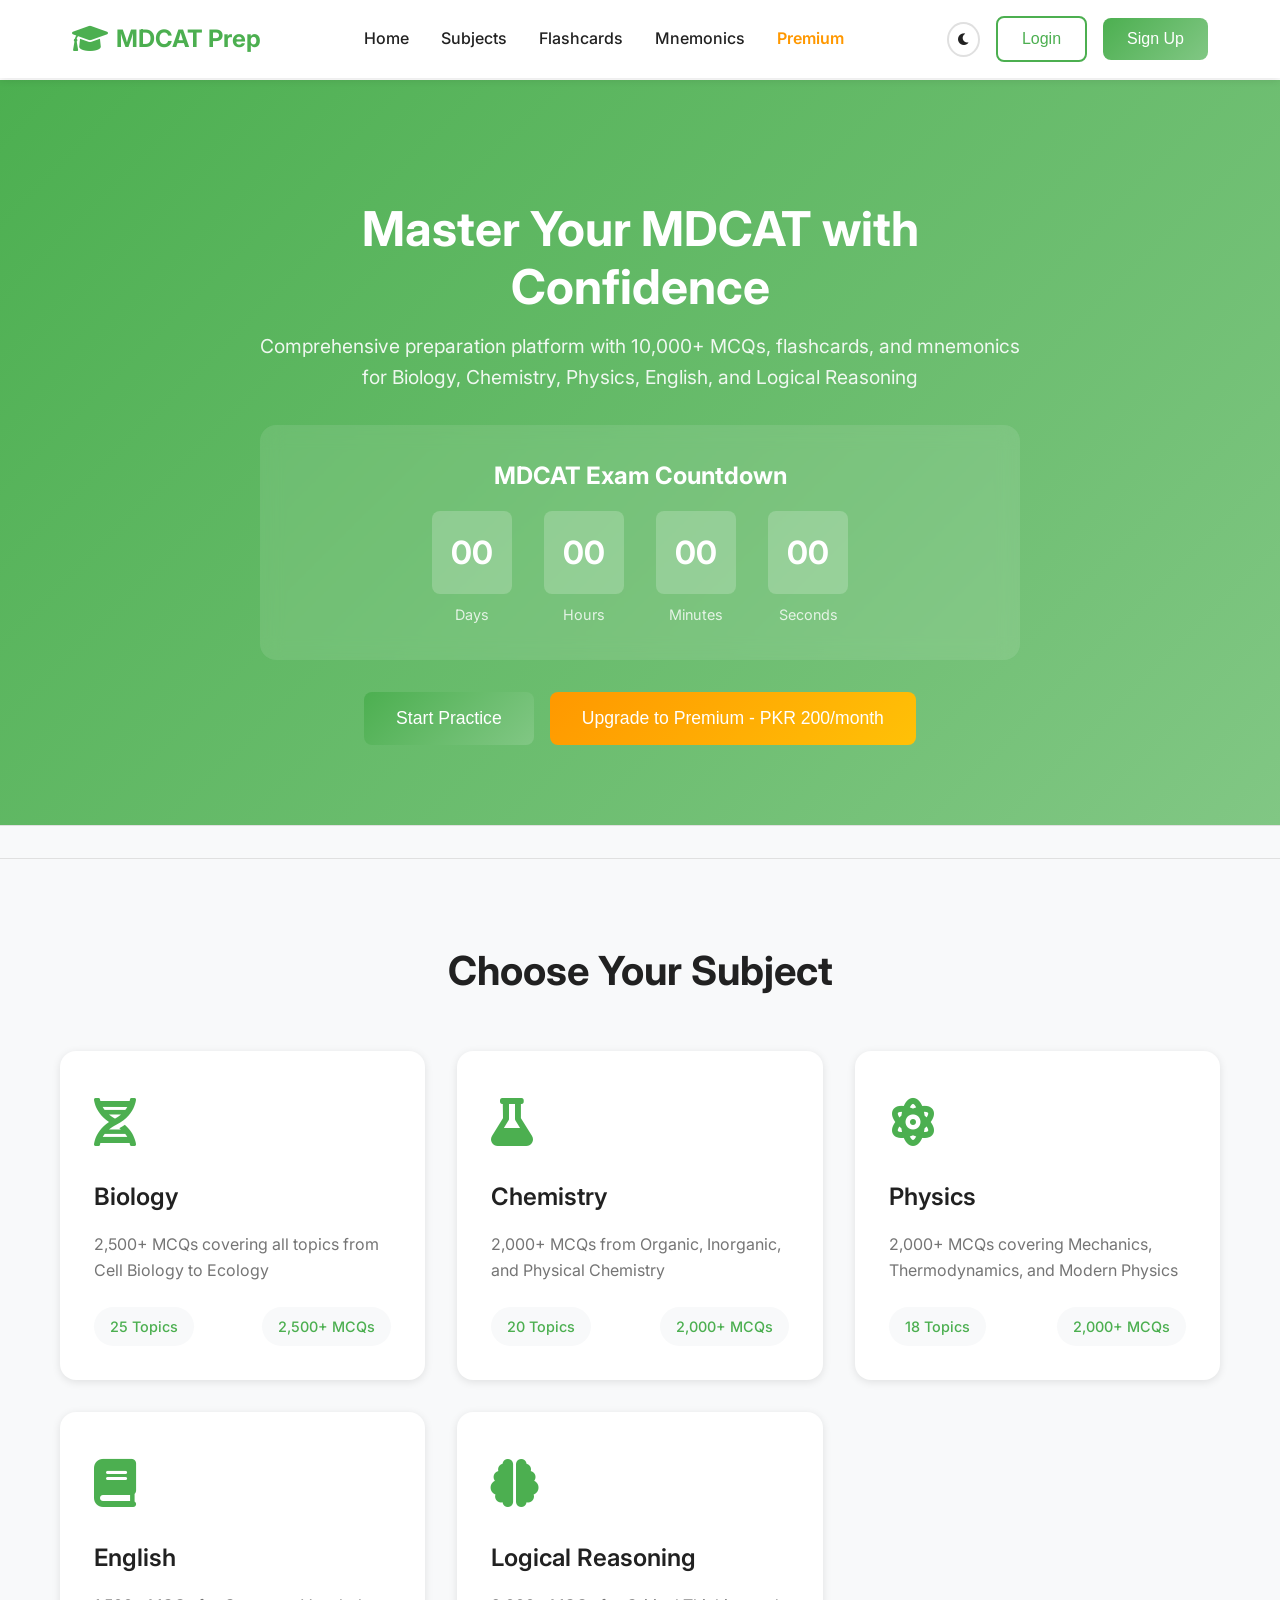
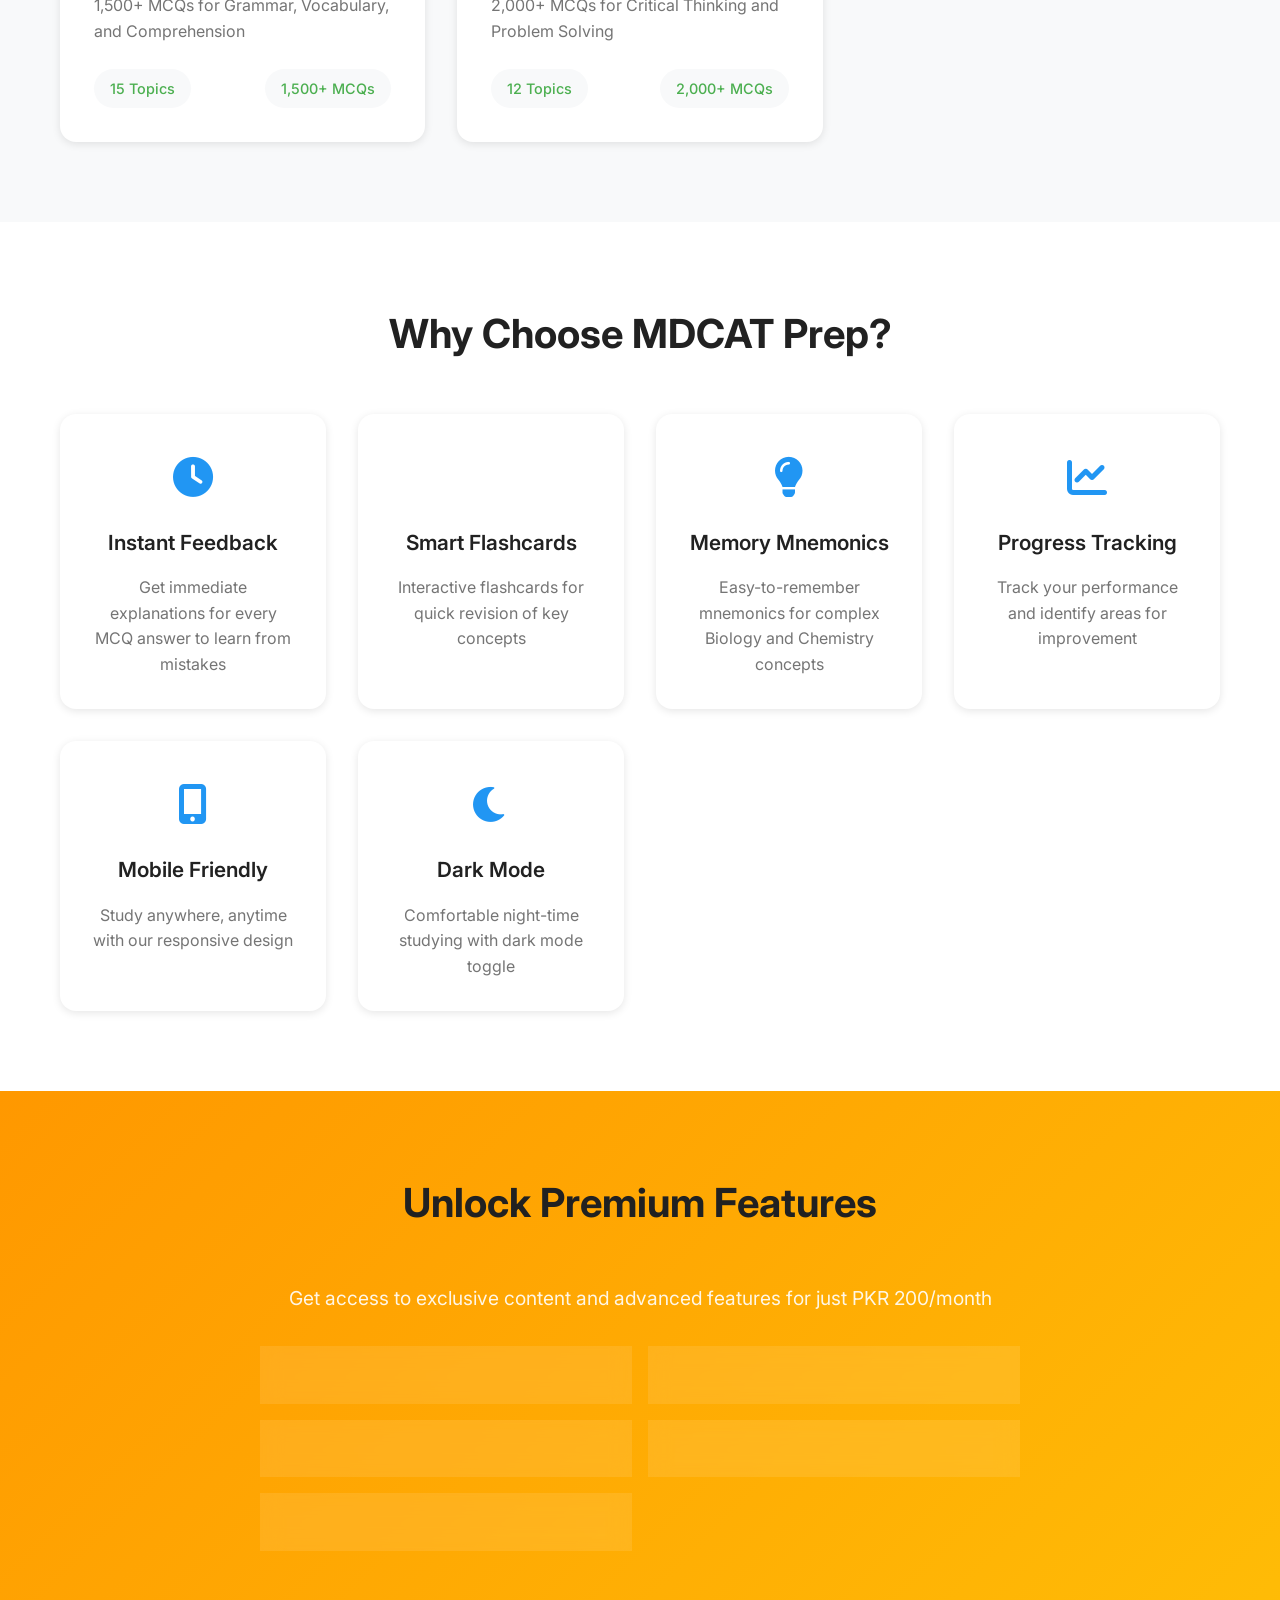
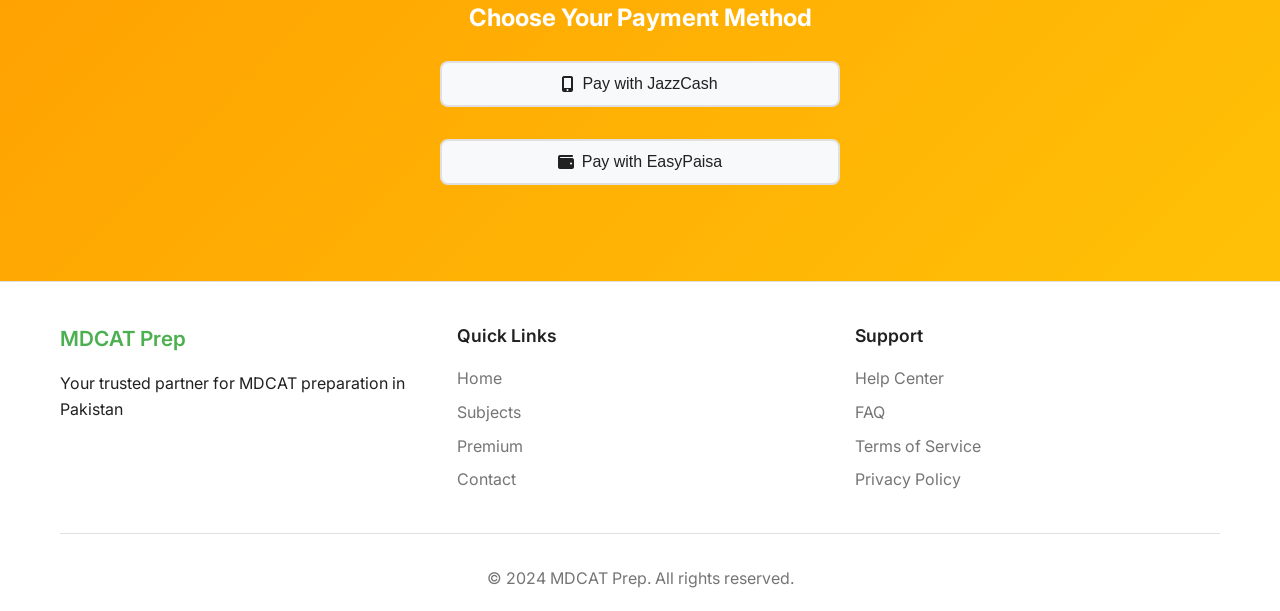
<file: index.html>
<!DOCTYPE html>
<html lang="en">
<head>
    <meta charset="UTF-8">
    <meta name="viewport" content="width=device-width, initial-scale=1.0">
    <title>MDCAT Prep - Your Gateway to Medical Excellence</title>
    <link rel="stylesheet" href="styles.css">
    <link href="https://fonts.googleapis.com/css2?family=Inter:wght@300;400;500;600;700&display=swap" rel="stylesheet">
    <link rel="stylesheet" href="https://cdnjs.cloudflare.com/ajax/libs/font-awesome/6.0.0/css/all.min.css">
    <script async src="https://pagead2.googlesyndication.com/pagead/js/adsbygoogle.js?client=ca-pub-YOUR_PUBLISHER_ID" crossorigin="anonymous"></script>
</head>
<body>
    <!-- Navigation -->
    <nav class="navbar">
        <div class="nav-container">
            <div class="nav-logo">
                <i class="fas fa-graduation-cap"></i>
                <span>MDCAT Prep</span>
            </div>
            <div class="nav-menu">
                <a href="#home" class="nav-link">Home</a>
                <a href="#subjects" class="nav-link">Subjects</a>
                <a href="#flashcards" class="nav-link">Flashcards</a>
                <a href="#mnemonics" class="nav-link">Mnemonics</a>
                <a href="#premium" class="nav-link premium-link">Premium</a>
            </div>
            <div class="nav-actions">
                <button class="theme-toggle" id="themeToggle">
                    <i class="fas fa-moon"></i>
                </button>
                <button class="btn btn-outline" id="loginBtn">Login</button>
                <button class="btn btn-primary" id="signupBtn">Sign Up</button>
            </div>
            <div class="hamburger" id="hamburger">
                <span></span>
                <span></span>
                <span></span>
            </div>
        </div>
    </nav>

    <!-- Hero Section -->
    <section class="hero" id="home">
        <div class="hero-content">
            <h1 class="hero-title">Master Your MDCAT with Confidence</h1>
            <p class="hero-subtitle">Comprehensive preparation platform with 10,000+ MCQs, flashcards, and mnemonics for Biology, Chemistry, Physics, English, and Logical Reasoning</p>
            
            <!-- MDCAT Countdown Timer -->
            <div class="countdown-container">
                <h3>MDCAT Exam Countdown</h3>
                <div class="countdown-timer" id="countdownTimer">
                    <div class="time-unit">
                        <span class="time-value" id="days">00</span>
                        <span class="time-label">Days</span>
                    </div>
                    <div class="time-unit">
                        <span class="time-value" id="hours">00</span>
                        <span class="time-label">Hours</span>
                    </div>
                    <div class="time-unit">
                        <span class="time-value" id="minutes">00</span>
                        <span class="time-label">Minutes</span>
                    </div>
                    <div class="time-unit">
                        <span class="time-value" id="seconds">00</span>
                        <span class="time-label">Seconds</span>
                    </div>
                </div>
            </div>

            <div class="hero-actions">
                <button class="btn btn-primary btn-large" id="startPracticeBtn">Start Practice</button>
                <button class="btn btn-premium btn-large" id="upgradeBtn">Upgrade to Premium - PKR 200/month</button>
            </div>
        </div>
    </section>

    <!-- AdSense Banner for Free Users -->
    <div class="ad-banner" id="adBanner">
        <ins class="adsbygoogle"
             style="display:block"
             data-ad-client="ca-pub-YOUR_PUBLISHER_ID"
             data-ad-slot="YOUR_AD_SLOT_ID"
             data-ad-format="auto"
             data-full-width-responsive="true"></ins>
    </div>

    <!-- Subject Tiles -->
    <section class="subjects-section" id="subjects">
        <div class="container">
            <h2 class="section-title">Choose Your Subject</h2>
            <div class="subjects-grid">
                <div class="subject-card" data-subject="biology">
                    <div class="subject-icon">
                        <i class="fas fa-dna"></i>
                    </div>
                    <h3>Biology</h3>
                    <p>2,500+ MCQs covering all topics from Cell Biology to Ecology</p>
                    <div class="subject-stats">
                        <span class="stat">25 Topics</span>
                        <span class="stat">2,500+ MCQs</span>
                    </div>
                </div>

                <div class="subject-card" data-subject="chemistry">
                    <div class="subject-icon">
                        <i class="fas fa-flask"></i>
                    </div>
                    <h3>Chemistry</h3>
                    <p>2,000+ MCQs from Organic, Inorganic, and Physical Chemistry</p>
                    <div class="subject-stats">
                        <span class="stat">20 Topics</span>
                        <span class="stat">2,000+ MCQs</span>
                    </div>
                </div>

                <div class="subject-card" data-subject="physics">
                    <div class="subject-icon">
                        <i class="fas fa-atom"></i>
                    </div>
                    <h3>Physics</h3>
                    <p>2,000+ MCQs covering Mechanics, Thermodynamics, and Modern Physics</p>
                    <div class="subject-stats">
                        <span class="stat">18 Topics</span>
                        <span class="stat">2,000+ MCQs</span>
                    </div>
                </div>

                <div class="subject-card" data-subject="english">
                    <div class="subject-icon">
                        <i class="fas fa-book"></i>
                    </div>
                    <h3>English</h3>
                    <p>1,500+ MCQs for Grammar, Vocabulary, and Comprehension</p>
                    <div class="subject-stats">
                        <span class="stat">15 Topics</span>
                        <span class="stat">1,500+ MCQs</span>
                    </div>
                </div>

                <div class="subject-card" data-subject="logical">
                    <div class="subject-icon">
                        <i class="fas fa-brain"></i>
                    </div>
                    <h3>Logical Reasoning</h3>
                    <p>2,000+ MCQs for Critical Thinking and Problem Solving</p>
                    <div class="subject-stats">
                        <span class="stat">12 Topics</span>
                        <span class="stat">2,000+ MCQs</span>
                    </div>
                </div>
            </div>
        </div>
    </section>

    <!-- Features Section -->
    <section class="features-section">
        <div class="container">
            <h2 class="section-title">Why Choose MDCAT Prep?</h2>
            <div class="features-grid">
                <div class="feature-card">
                    <div class="feature-icon">
                        <i class="fas fa-clock"></i>
                    </div>
                    <h3>Instant Feedback</h3>
                    <p>Get immediate explanations for every MCQ answer to learn from mistakes</p>
                </div>

                <div class="feature-card">
                    <div class="feature-icon">
                        <i class="fas fa-cards-blank"></i>
                    </div>
                    <h3>Smart Flashcards</h3>
                    <p>Interactive flashcards for quick revision of key concepts</p>
                </div>

                <div class="feature-card">
                    <div class="feature-icon">
                        <i class="fas fa-lightbulb"></i>
                    </div>
                    <h3>Memory Mnemonics</h3>
                    <p>Easy-to-remember mnemonics for complex Biology and Chemistry concepts</p>
                </div>

                <div class="feature-card">
                    <div class="feature-icon">
                        <i class="fas fa-chart-line"></i>
                    </div>
                    <h3>Progress Tracking</h3>
                    <p>Track your performance and identify areas for improvement</p>
                </div>

                <div class="feature-card">
                    <div class="feature-icon">
                        <i class="fas fa-mobile-alt"></i>
                    </div>
                    <h3>Mobile Friendly</h3>
                    <p>Study anywhere, anytime with our responsive design</p>
                </div>

                <div class="feature-card">
                    <div class="feature-icon">
                        <i class="fas fa-moon"></i>
                    </div>
                    <h3>Dark Mode</h3>
                    <p>Comfortable night-time studying with dark mode toggle</p>
                </div>
            </div>
        </div>
    </section>

    <!-- Premium Section -->
    <section class="premium-section" id="premium">
        <div class="container">
            <div class="premium-content">
                <h2 class="section-title">Unlock Premium Features</h2>
                <p class="premium-subtitle">Get access to exclusive content and advanced features for just PKR 200/month</p>
                
                <div class="premium-features">
                    <div class="premium-feature">
                        <i class="fas fa-star"></i>
                        <span>5,000+ Exclusive Premium MCQs</span>
                    </div>
                    <div class="premium-feature">
                        <i class="fas fa-star"></i>
                        <span>Advanced Flashcards with Images</span>
                    </div>
                    <div class="premium-feature">
                        <i class="fas fa-star"></i>
                        <span>Detailed Performance Analytics</span>
                    </div>
                    <div class="premium-feature">
                        <i class="fas fa-star"></i>
                        <span>Ad-Free Experience</span>
                    </div>
                    <div class="premium-feature">
                        <i class="fas fa-star"></i>
                        <span>Priority Support</span>
                    </div>
                </div>

                <div class="payment-options">
                    <h3>Choose Your Payment Method</h3>
                    <div class="payment-buttons">
                        <button class="btn btn-payment" id="jazzcashBtn">
                            <i class="fas fa-mobile-alt"></i>
                            Pay with JazzCash
                        </button>
                        <button class="btn btn-payment" id="easypaisaBtn">
                            <i class="fas fa-wallet"></i>
                            Pay with EasyPaisa
                        </button>
                    </div>
                </div>
            </div>
        </div>
    </section>

    <!-- Footer -->
    <footer class="footer">
        <div class="container">
            <div class="footer-content">
                <div class="footer-section">
                    <h3>MDCAT Prep</h3>
                    <p>Your trusted partner for MDCAT preparation in Pakistan</p>
                </div>
                <div class="footer-section">
                    <h4>Quick Links</h4>
                    <ul>
                        <li><a href="#home">Home</a></li>
                        <li><a href="#subjects">Subjects</a></li>
                        <li><a href="#premium">Premium</a></li>
                        <li><a href="#contact">Contact</a></li>
                    </ul>
                </div>
                <div class="footer-section">
                    <h4>Support</h4>
                    <ul>
                        <li><a href="#help">Help Center</a></li>
                        <li><a href="#faq">FAQ</a></li>
                        <li><a href="#terms">Terms of Service</a></li>
                        <li><a href="#privacy">Privacy Policy</a></li>
                    </ul>
                </div>
            </div>
            <div class="footer-bottom">
                <p>&copy; 2024 MDCAT Prep. All rights reserved.</p>
            </div>
        </div>
    </footer>

    <!-- Modals -->
    <div class="modal" id="loginModal">
        <div class="modal-content">
            <span class="close" id="closeLogin">&times;</span>
            <h2>Login</h2>
            <form id="loginForm">
                <input type="email" placeholder="Email" required>
                <input type="password" placeholder="Password" required>
                <button type="submit" class="btn btn-primary">Login</button>
            </form>
        </div>
    </div>

    <div class="modal" id="signupModal">
        <div class="modal-content">
            <span class="close" id="closeSignup">&times;</span>
            <h2>Sign Up</h2>
            <form id="signupForm">
                <input type="text" placeholder="Full Name" required>
                <input type="email" placeholder="Email" required>
                <input type="password" placeholder="Password" required>
                <button type="submit" class="btn btn-primary">Sign Up</button>
            </form>
        </div>
    </div>

    <script src="script.js"></script>
</body>
</html>
</file>
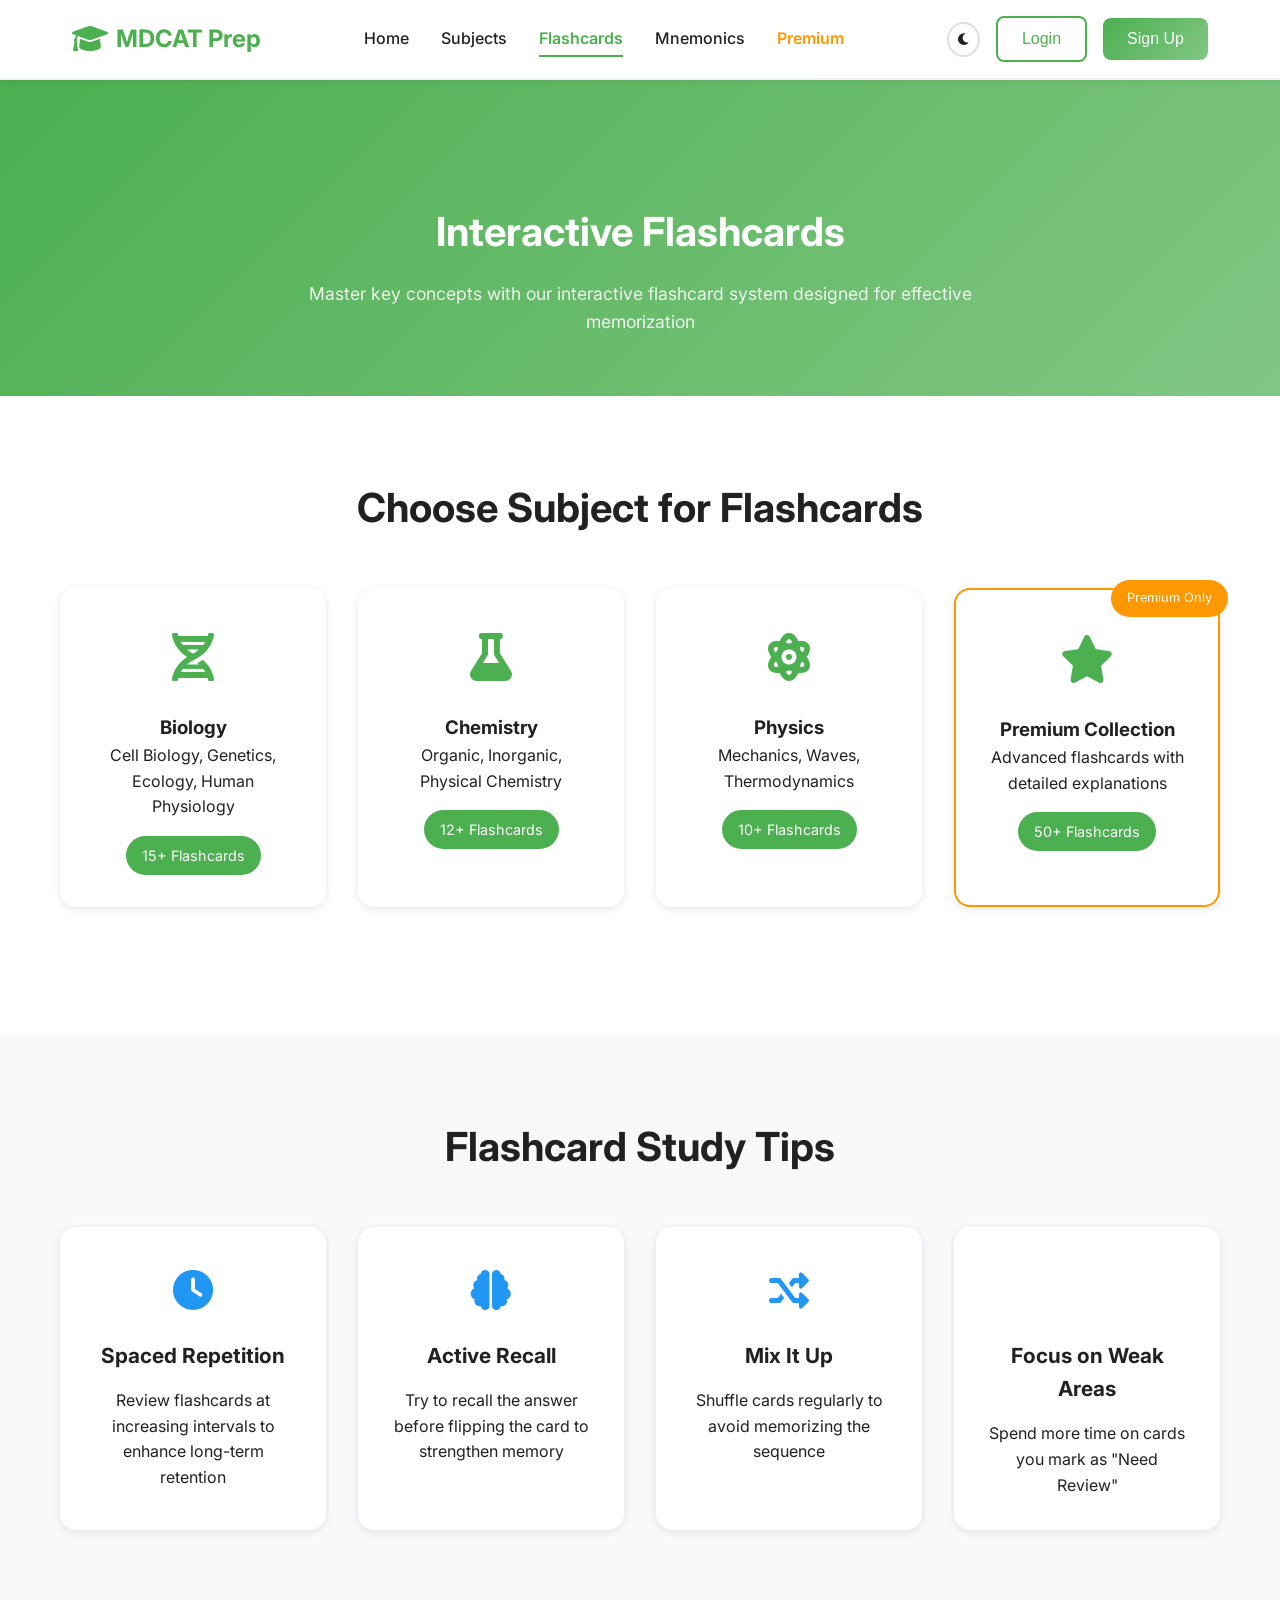
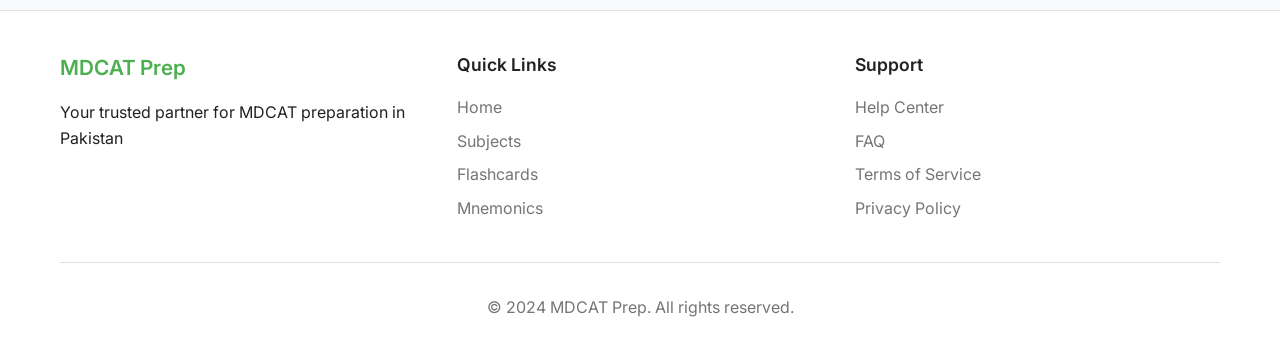
<file: flashcards.html>
<!DOCTYPE html>
<html lang="en">
<head>
    <meta charset="UTF-8">
    <meta name="viewport" content="width=device-width, initial-scale=1.0">
    <title>Flashcards - MDCAT Prep</title>
    <link rel="stylesheet" href="styles.css">
    <link href="https://fonts.googleapis.com/css2?family=Inter:wght@300;400;500;600;700&display=swap" rel="stylesheet">
    <link rel="stylesheet" href="https://cdnjs.cloudflare.com/ajax/libs/font-awesome/6.0.0/css/all.min.css">
</head>
<body>
    <!-- Navigation -->
    <nav class="navbar">
        <div class="nav-container">
            <div class="nav-logo">
                <i class="fas fa-graduation-cap"></i>
                <span>MDCAT Prep</span>
            </div>
            <div class="nav-menu">
                <a href="index.html" class="nav-link">Home</a>
                <a href="index.html#subjects" class="nav-link">Subjects</a>
                <a href="flashcards.html" class="nav-link active">Flashcards</a>
                <a href="mnemonics.html" class="nav-link">Mnemonics</a>
                <a href="index.html#premium" class="nav-link premium-link">Premium</a>
            </div>
            <div class="nav-actions">
                <button class="theme-toggle" id="themeToggle">
                    <i class="fas fa-moon"></i>
                </button>
                <button class="btn btn-outline" id="loginBtn">Login</button>
                <button class="btn btn-primary" id="signupBtn">Sign Up</button>
            </div>
        </div>
    </nav>

    <!-- Hero Section -->
    <section class="hero-small">
        <div class="hero-content">
            <h1>Interactive Flashcards</h1>
            <p>Master key concepts with our interactive flashcard system designed for effective memorization</p>
        </div>
    </section>

    <!-- Flashcards Section -->
    <section class="flashcards-section">
        <div class="container">
            <h2 class="section-title">Choose Subject for Flashcards</h2>
            
            <div class="flashcard-subjects">
                <div class="flashcard-subject-card" onclick="loadFlashcards('biology')">
                    <div class="subject-icon">
                        <i class="fas fa-dna"></i>
                    </div>
                    <h3>Biology</h3>
                    <p>Cell Biology, Genetics, Ecology, Human Physiology</p>
                    <div class="flashcard-count">15+ Flashcards</div>
                </div>

                <div class="flashcard-subject-card" onclick="loadFlashcards('chemistry')">
                    <div class="subject-icon">
                        <i class="fas fa-flask"></i>
                    </div>
                    <h3>Chemistry</h3>
                    <p>Organic, Inorganic, Physical Chemistry</p>
                    <div class="flashcard-count">12+ Flashcards</div>
                </div>

                <div class="flashcard-subject-card" onclick="loadFlashcards('physics')">
                    <div class="subject-icon">
                        <i class="fas fa-atom"></i>
                    </div>
                    <h3>Physics</h3>
                    <p>Mechanics, Waves, Thermodynamics</p>
                    <div class="flashcard-count">10+ Flashcards</div>
                </div>

                <div class="flashcard-subject-card premium-card" onclick="showPremiumRequired()">
                    <div class="subject-icon">
                        <i class="fas fa-star"></i>
                    </div>
                    <h3>Premium Collection</h3>
                    <p>Advanced flashcards with detailed explanations</p>
                    <div class="flashcard-count">50+ Flashcards</div>
                    <div class="premium-badge">Premium Only</div>
                </div>
            </div>

            <!-- Flashcard Display Area -->
            <div class="flashcard-display" id="flashcardDisplay" style="display: none;">
                <div class="flashcard-header">
                    <h3 id="flashcardSubject">Biology Flashcards</h3>
                    <div class="flashcard-controls">
                        <button class="btn btn-outline" onclick="toggleAutoPlay()">
                            <i class="fas fa-play" id="autoPlayIcon"></i>
                            Auto Play
                        </button>
                        <button class="btn btn-outline" onclick="shuffleCards()">
                            <i class="fas fa-shuffle"></i>
                            Shuffle
                        </button>
                        <button class="btn btn-outline" onclick="resetCards()">
                            <i class="fas fa-redo"></i>
                            Reset
                        </button>
                    </div>
                </div>

                <div class="flashcard-container">
                    <div class="flashcard-counter" id="flashcardCounter">1 / 10</div>
                    
                    <div class="flashcard-main" id="flashcardMain" onclick="flipCard()">
                        <div class="flashcard-inner">
                            <div class="flashcard-front">
                                <h3 id="flashcardFront">Click to start</h3>
                                <p class="flip-hint">Click to reveal answer</p>
                            </div>
                            <div class="flashcard-back">
                                <h3 id="flashcardBack">Answer will appear here</h3>
                                <p class="flip-hint">Click to see question</p>
                            </div>
                        </div>
                    </div>

                    <div class="flashcard-actions">
                        <button class="btn btn-outline" onclick="previousCard()" id="prevBtn">
                            <i class="fas fa-chevron-left"></i>
                            Previous
                        </button>
                        <button class="btn btn-primary" onclick="markKnown()" id="knownBtn">
                            <i class="fas fa-check"></i>
                            I Know This
                        </button>
                        <button class="btn btn-secondary" onclick="markUnknown()" id="unknownBtn">
                            <i class="fas fa-times"></i>
                            Need Review
                        </button>
                        <button class="btn btn-outline" onclick="nextCard()" id="nextBtn">
                            Next
                            <i class="fas fa-chevron-right"></i>
                        </button>
                    </div>
                </div>

                <div class="flashcard-progress">
                    <div class="progress-stats">
                        <div class="stat-item">
                            <span class="stat-number" id="knownCount">0</span>
                            <span class="stat-label">Known</span>
                        </div>
                        <div class="stat-item">
                            <span class="stat-number" id="unknownCount">0</span>
                            <span class="stat-label">Need Review</span>
                        </div>
                        <div class="stat-item">
                            <span class="stat-number" id="remainingCount">0</span>
                            <span class="stat-label">Remaining</span>
                        </div>
                    </div>
                    <div class="progress-bar">
                        <div class="progress-fill" id="progressFill"></div>
                    </div>
                </div>
            </div>
        </div>
    </section>

    <!-- Study Tips Section -->
    <section class="study-tips-section">
        <div class="container">
            <h2 class="section-title">Flashcard Study Tips</h2>
            <div class="tips-grid">
                <div class="tip-card">
                    <div class="tip-icon">
                        <i class="fas fa-clock"></i>
                    </div>
                    <h3>Spaced Repetition</h3>
                    <p>Review flashcards at increasing intervals to enhance long-term retention</p>
                </div>
                <div class="tip-card">
                    <div class="tip-icon">
                        <i class="fas fa-brain"></i>
                    </div>
                    <h3>Active Recall</h3>
                    <p>Try to recall the answer before flipping the card to strengthen memory</p>
                </div>
                <div class="tip-card">
                    <div class="tip-icon">
                        <i class="fas fa-shuffle"></i>
                    </div>
                    <h3>Mix It Up</h3>
                    <p>Shuffle cards regularly to avoid memorizing the sequence</p>
                </div>
                <div class="tip-card">
                    <div class="tip-icon">
                        <i class="fas fa-target"></i>
                    </div>
                    <h3>Focus on Weak Areas</h3>
                    <p>Spend more time on cards you mark as "Need Review"</p>
                </div>
            </div>
        </div>
    </section>

    <!-- Footer -->
    <footer class="footer">
        <div class="container">
            <div class="footer-content">
                <div class="footer-section">
                    <h3>MDCAT Prep</h3>
                    <p>Your trusted partner for MDCAT preparation in Pakistan</p>
                </div>
                <div class="footer-section">
                    <h4>Quick Links</h4>
                    <ul>
                        <li><a href="index.html">Home</a></li>
                        <li><a href="index.html#subjects">Subjects</a></li>
                        <li><a href="flashcards.html">Flashcards</a></li>
                        <li><a href="mnemonics.html">Mnemonics</a></li>
                    </ul>
                </div>
                <div class="footer-section">
                    <h4>Support</h4>
                    <ul>
                        <li><a href="#help">Help Center</a></li>
                        <li><a href="#faq">FAQ</a></li>
                        <li><a href="#terms">Terms of Service</a></li>
                        <li><a href="#privacy">Privacy Policy</a></li>
                    </ul>
                </div>
            </div>
            <div class="footer-bottom">
                <p>&copy; 2024 MDCAT Prep. All rights reserved.</p>
            </div>
        </div>
    </footer>

    <script src="script.js"></script>
    <script src="flashcards.js"></script>
</body>
</html>
</file>
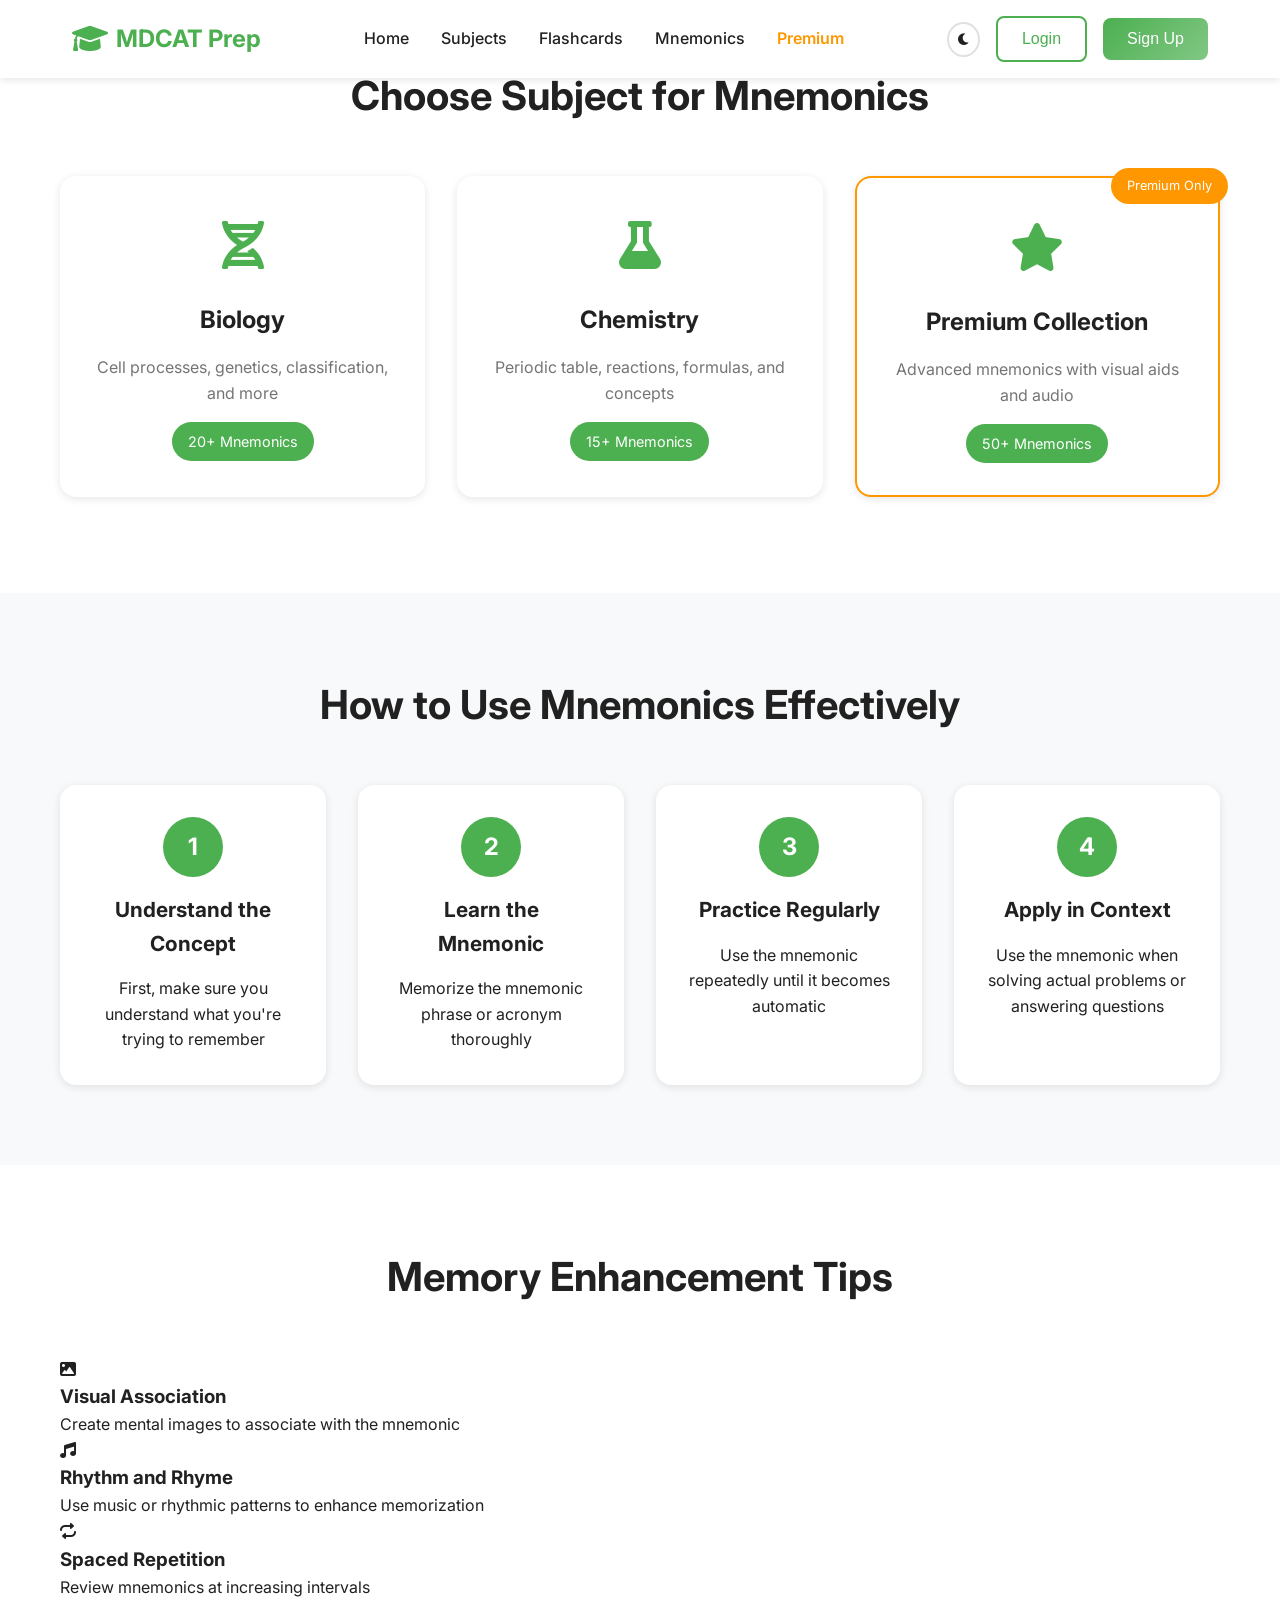
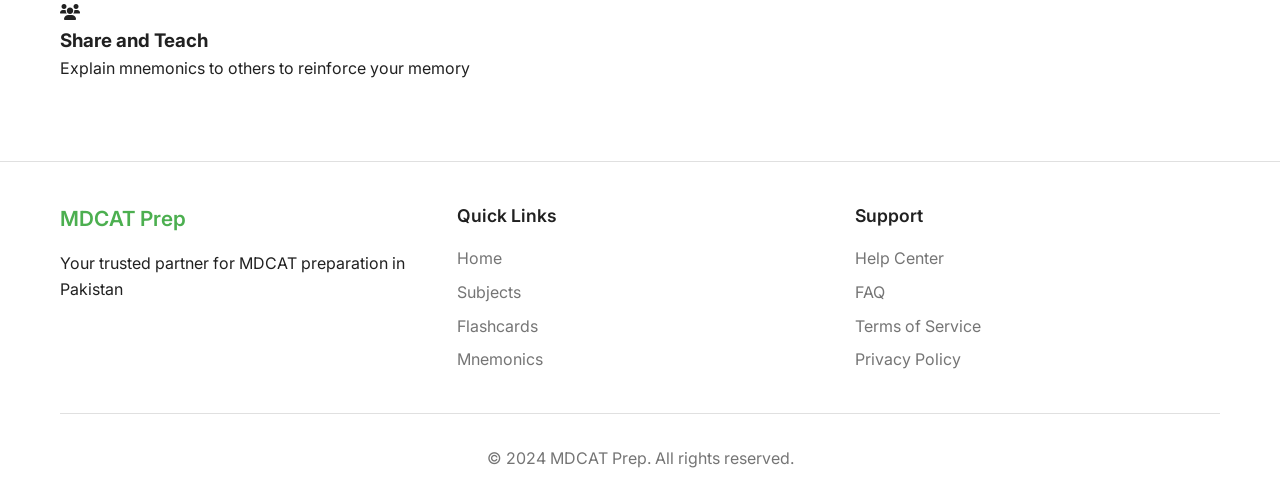
<file: mnemonics.html>
<!DOCTYPE html>
<html lang="en">
<head>
    <meta charset="UTF-8">
    <meta name="viewport" content="width=device-width, initial-scale=1.0">
    <title>Mnemonics - MDCAT Prep</title>
    <link rel="stylesheet" href="styles.css">
    <link href="https://fonts.googleapis.com/css2?family=Inter:wght@300;400;500;600;700&display=swap" rel="stylesheet">
    <link rel="stylesheet" href="https://cdnjs.cloudflare.com/ajax/libs/font-awesome/6.0.0/css/all.min.css">
</head>
<body>
    <!-- Navigation -->
    <nav class="navbar">
        <div class="nav-container">
            <div class="nav-logo">
                <i class="fas fa-graduation-cap"></i>
                <span>MDCAT Prep</span>
            </div>
            <div class="nav-menu">
                <a href="index.html" class="nav-link">Home</a>
                <a href="index.html#subjects" class="nav-link">Subjects</a>
                <a href="flashcards.html" class="nav-link">Flashcards</a>
                <a href="mnemonics.html" class="nav-link active">Mnemonics</a>
                <a href="index.html#premium" class="nav-link premium-link">Premium</a>
            </div>
            <div class="nav-actions">
                <button class="theme-toggle" id="themeToggle">
                    <i class="fas fa-moon"></i>
                </button>
                <button class="btn btn-outline" id="loginBtn">Login</button>
                <button class="btn btn-primary" id="signupBtn">Sign Up</button>
            </div>
        </div>
    </nav>

    <!-- Hero Section -->
    <section class="hero-small">
        <div class="hero-content">
            <h1>Memory Mnemonics</h1>
            <p>Master complex concepts with easy-to-remember mnemonics designed for MDCAT success</p>
        </div>
    </section>

    <!-- Mnemonics Categories -->
    <section class="mnemonics-section">
        <div class="container">
            <h2 class="section-title">Choose Subject for Mnemonics</h2>
            
            <div class="mnemonic-categories">
                <div class="category-card" onclick="loadMnemonics('biology')">
                    <div class="category-icon">
                        <i class="fas fa-dna"></i>
                    </div>
                    <h3>Biology</h3>
                    <p>Cell processes, genetics, classification, and more</p>
                    <div class="mnemonic-count">20+ Mnemonics</div>
                </div>

                <div class="category-card" onclick="loadMnemonics('chemistry')">
                    <div class="category-icon">
                        <i class="fas fa-flask"></i>
                    </div>
                    <h3>Chemistry</h3>
                    <p>Periodic table, reactions, formulas, and concepts</p>
                    <div class="mnemonic-count">15+ Mnemonics</div>
                </div>

                <div class="category-card premium-card" onclick="showPremiumRequired()">
                    <div class="category-icon">
                        <i class="fas fa-star"></i>
                    </div>
                    <h3>Premium Collection</h3>
                    <p>Advanced mnemonics with visual aids and audio</p>
                    <div class="mnemonic-count">50+ Mnemonics</div>
                    <div class="premium-badge">Premium Only</div>
                </div>
            </div>

            <!-- Search and Filter -->
            <div class="mnemonic-controls">
                <div class="search-container">
                    <input type="text" id="mnemonicSearch" placeholder="Search mnemonics..." class="search-input">
                    <i class="fas fa-search search-icon"></i>
                </div>
                <div class="filter-container">
                    <select id="difficultyFilter" class="filter-select">
                        <option value="all">All Difficulty</option>
                        <option value="easy">Easy</option>
                        <option value="medium">Medium</option>
                        <option value="hard">Hard</option>
                    </select>
                </div>
            </div>

            <!-- Mnemonics Display -->
            <div class="mnemonics-display" id="mnemonicsDisplay">
                <!-- Mnemonics will be loaded here -->
            </div>
        </div>
    </section>

    <!-- How to Use Section -->
    <section class="how-to-use-section">
        <div class="container">
            <h2 class="section-title">How to Use Mnemonics Effectively</h2>
            <div class="steps-grid">
                <div class="step-card">
                    <div class="step-number">1</div>
                    <h3>Understand the Concept</h3>
                    <p>First, make sure you understand what you're trying to remember</p>
                </div>
                <div class="step-card">
                    <div class="step-number">2</div>
                    <h3>Learn the Mnemonic</h3>
                    <p>Memorize the mnemonic phrase or acronym thoroughly</p>
                </div>
                <div class="step-card">
                    <div class="step-number">3</div>
                    <h3>Practice Regularly</h3>
                    <p>Use the mnemonic repeatedly until it becomes automatic</p>
                </div>
                <div class="step-card">
                    <div class="step-number">4</div>
                    <h3>Apply in Context</h3>
                    <p>Use the mnemonic when solving actual problems or answering questions</p>
                </div>
            </div>
        </div>
    </section>

    <!-- Memory Tips Section -->
    <section class="memory-tips-section">
        <div class="container">
            <h2 class="section-title">Memory Enhancement Tips</h2>
            <div class="tips-grid">
                <div class="tip-card">
                    <div class="tip-icon">
                        <i class="fas fa-image"></i>
                    </div>
                    <h3>Visual Association</h3>
                    <p>Create mental images to associate with the mnemonic</p>
                </div>
                <div class="tip-card">
                    <div class="tip-icon">
                        <i class="fas fa-music"></i>
                    </div>
                    <h3>Rhythm and Rhyme</h3>
                    <p>Use music or rhythmic patterns to enhance memorization</p>
                </div>
                <div class="tip-card">
                    <div class="tip-icon">
                        <i class="fas fa-repeat"></i>
                    </div>
                    <h3>Spaced Repetition</h3>
                    <p>Review mnemonics at increasing intervals</p>
                </div>
                <div class="tip-card">
                    <div class="tip-icon">
                        <i class="fas fa-users"></i>
                    </div>
                    <h3>Share and Teach</h3>
                    <p>Explain mnemonics to others to reinforce your memory</p>
                </div>
            </div>
        </div>
    </section>

    <!-- Footer -->
    <footer class="footer">
        <div class="container">
            <div class="footer-content">
                <div class="footer-section">
                    <h3>MDCAT Prep</h3>
                    <p>Your trusted partner for MDCAT preparation in Pakistan</p>
                </div>
                <div class="footer-section">
                    <h4>Quick Links</h4>
                    <ul>
                        <li><a href="index.html">Home</a></li>
                        <li><a href="index.html#subjects">Subjects</a></li>
                        <li><a href="flashcards.html">Flashcards</a></li>
                        <li><a href="mnemonics.html">Mnemonics</a></li>
                    </ul>
                </div>
                <div class="footer-section">
                    <h4>Support</h4>
                    <ul>
                        <li><a href="#help">Help Center</a></li>
                        <li><a href="#faq">FAQ</a></li>
                        <li><a href="#terms">Terms of Service</a></li>
                        <li><a href="#privacy">Privacy Policy</a></li>
                    </ul>
                </div>
            </div>
            <div class="footer-bottom">
                <p>&copy; 2024 MDCAT Prep. All rights reserved.</p>
            </div>
        </div>
    </footer>

    <script src="script.js"></script>
    <script src="mnemonics.js"></script>
</body>
</html>
</file>
<file: styles.css>
/* CSS Custom Properties for Light Theme */
:root {
    --primary-color: #4CAF50;
    --secondary-color: #81C784;
    --accent-color: #2196F3;
    --premium-color: #FF9800;
    --background-color: #FFFFFF;
    --surface-color: #F8F9FA;
    --card-background: #FFFFFF;
    --text-primary: #212121;
    --text-secondary: #757575;
    --border-color: #E0E0E0;
    --shadow: 0 2px 8px rgba(0, 0, 0, 0.1);
    --shadow-hover: 0 4px 16px rgba(0, 0, 0, 0.15);
    --gradient-primary: linear-gradient(135deg, #4CAF50, #81C784);
    --gradient-premium: linear-gradient(135deg, #FF9800, #FFC107);
    --transition: all 0.3s ease;
}

/* Dark Theme */
[data-theme="dark"] {
    --primary-color: #66BB6A;
    --secondary-color: #4CAF50;
    --accent-color: #42A5F5;
    --premium-color: #FFB74D;
    --background-color: #121212;
    --surface-color: #1E1E1E;
    --card-background: #2D2D2D;
    --text-primary: #FFFFFF;
    --text-secondary: #B0B0B0;
    --border-color: #404040;
    --shadow: 0 2px 8px rgba(0, 0, 0, 0.3);
    --shadow-hover: 0 4px 16px rgba(0, 0, 0, 0.4);
    --gradient-primary: linear-gradient(135deg, #66BB6A, #4CAF50);
    --gradient-premium: linear-gradient(135deg, #FFB74D, #FF9800);
}

/* Global Styles */
* {
    margin: 0;
    padding: 0;
    box-sizing: border-box;
}

body {
    font-family: 'Inter', sans-serif;
    background-color: var(--background-color);
    color: var(--text-primary);
    line-height: 1.6;
    transition: var(--transition);
}

.container {
    max-width: 1200px;
    margin: 0 auto;
    padding: 0 20px;
}

/* Navigation */
.navbar {
    background: var(--card-background);
    box-shadow: var(--shadow);
    position: fixed;
    top: 0;
    left: 0;
    right: 0;
    z-index: 1000;
    transition: var(--transition);
}

.nav-container {
    display: flex;
    justify-content: space-between;
    align-items: center;
    padding: 1rem 2rem;
    max-width: 1200px;
    margin: 0 auto;
}

.nav-logo {
    display: flex;
    align-items: center;
    font-size: 1.5rem;
    font-weight: 700;
    color: var(--primary-color);
}

.nav-logo i {
    margin-right: 0.5rem;
    font-size: 1.8rem;
}

.nav-menu {
    display: flex;
    list-style: none;
    gap: 2rem;
}

.nav-link {
    text-decoration: none;
    color: var(--text-primary);
    font-weight: 500;
    transition: var(--transition);
    position: relative;
}

.nav-link:hover {
    color: var(--primary-color);
}

.nav-link::after {
    content: '';
    position: absolute;
    bottom: -5px;
    left: 0;
    width: 0;
    height: 2px;
    background: var(--primary-color);
    transition: var(--transition);
}

.nav-link:hover::after {
    width: 100%;
}

.premium-link {
    color: var(--premium-color) !important;
    font-weight: 600;
}

.nav-actions {
    display: flex;
    align-items: center;
    gap: 1rem;
}

.theme-toggle {
    background: none;
    border: 2px solid var(--border-color);
    color: var(--text-primary);
    padding: 0.5rem;
    border-radius: 50%;
    cursor: pointer;
    transition: var(--transition);
}

.theme-toggle:hover {
    background: var(--primary-color);
    color: white;
    border-color: var(--primary-color);
}

/* Buttons */
.btn {
    padding: 0.75rem 1.5rem;
    border: none;
    border-radius: 8px;
    font-size: 1rem;
    font-weight: 500;
    cursor: pointer;
    transition: var(--transition);
    text-decoration: none;
    display: inline-block;
    text-align: center;
}

.btn-primary {
    background: var(--gradient-primary);
    color: white;
}

.btn-primary:hover {
    transform: translateY(-2px);
    box-shadow: var(--shadow-hover);
}

.btn-outline {
    background: transparent;
    color: var(--primary-color);
    border: 2px solid var(--primary-color);
}

.btn-outline:hover {
    background: var(--primary-color);
    color: white;
}

.btn-premium {
    background: var(--gradient-premium);
    color: white;
}

.btn-premium:hover {
    transform: translateY(-2px);
    box-shadow: var(--shadow-hover);
}

.btn-large {
    padding: 1rem 2rem;
    font-size: 1.1rem;
}

.btn-payment {
    background: var(--surface-color);
    color: var(--text-primary);
    border: 2px solid var(--border-color);
    display: flex;
    align-items: center;
    gap: 0.5rem;
    justify-content: center;
    width: 100%;
    margin-bottom: 1rem;
}

.btn-payment:hover {
    background: var(--primary-color);
    color: white;
    border-color: var(--primary-color);
}

/* Hamburger Menu */
.hamburger {
    display: none;
    flex-direction: column;
    cursor: pointer;
}

.hamburger span {
    width: 25px;
    height: 3px;
    background: var(--text-primary);
    margin: 3px 0;
    transition: var(--transition);
}

/* Hero Section */
.hero {
    background: var(--gradient-primary);
    color: white;
    padding: 120px 0 80px;
    text-align: center;
    margin-top: 80px;
}

.hero-content {
    max-width: 800px;
    margin: 0 auto;
    padding: 0 20px;
}

.hero-title {
    font-size: 3rem;
    font-weight: 700;
    margin-bottom: 1rem;
    line-height: 1.2;
}

.hero-subtitle {
    font-size: 1.2rem;
    margin-bottom: 2rem;
    opacity: 0.9;
}

.countdown-container {
    background: rgba(255, 255, 255, 0.1);
    padding: 2rem;
    border-radius: 16px;
    margin: 2rem 0;
    backdrop-filter: blur(10px);
}

.countdown-container h3 {
    font-size: 1.5rem;
    margin-bottom: 1rem;
}

.countdown-timer {
    display: flex;
    justify-content: center;
    gap: 2rem;
    flex-wrap: wrap;
}

.time-unit {
    text-align: center;
    min-width: 80px;
}

.time-value {
    display: block;
    font-size: 2rem;
    font-weight: 700;
    background: rgba(255, 255, 255, 0.2);
    padding: 1rem;
    border-radius: 8px;
    margin-bottom: 0.5rem;
}

.time-label {
    font-size: 0.9rem;
    opacity: 0.8;
}

.hero-actions {
    display: flex;
    justify-content: center;
    gap: 1rem;
    margin-top: 2rem;
    flex-wrap: wrap;
}

/* Ad Banner */
.ad-banner {
    background: var(--surface-color);
    padding: 1rem;
    text-align: center;
    border-top: 1px solid var(--border-color);
    border-bottom: 1px solid var(--border-color);
}

/* Subjects Section */
.subjects-section {
    padding: 80px 0;
    background: var(--surface-color);
}

.section-title {
    font-size: 2.5rem;
    font-weight: 700;
    text-align: center;
    margin-bottom: 3rem;
    color: var(--text-primary);
}

.subjects-grid {
    display: grid;
    grid-template-columns: repeat(auto-fit, minmax(300px, 1fr));
    gap: 2rem;
    margin-top: 2rem;
}

.subject-card {
    background: var(--card-background);
    padding: 2rem;
    border-radius: 16px;
    box-shadow: var(--shadow);
    transition: var(--transition);
    cursor: pointer;
    border: 2px solid transparent;
}

.subject-card:hover {
    transform: translateY(-5px);
    box-shadow: var(--shadow-hover);
    border-color: var(--primary-color);
}

.subject-icon {
    font-size: 3rem;
    color: var(--primary-color);
    margin-bottom: 1rem;
}

.subject-card h3 {
    font-size: 1.5rem;
    font-weight: 600;
    margin-bottom: 1rem;
    color: var(--text-primary);
}

.subject-card p {
    color: var(--text-secondary);
    margin-bottom: 1.5rem;
}

.subject-stats {
    display: flex;
    justify-content: space-between;
    flex-wrap: wrap;
    gap: 1rem;
}

.stat {
    background: var(--surface-color);
    padding: 0.5rem 1rem;
    border-radius: 20px;
    font-size: 0.9rem;
    font-weight: 500;
    color: var(--primary-color);
}

/* Features Section */
.features-section {
    padding: 80px 0;
    background: var(--background-color);
}

.features-grid {
    display: grid;
    grid-template-columns: repeat(auto-fit, minmax(250px, 1fr));
    gap: 2rem;
    margin-top: 2rem;
}

.feature-card {
    background: var(--card-background);
    padding: 2rem;
    border-radius: 16px;
    box-shadow: var(--shadow);
    text-align: center;
    transition: var(--transition);
}

.feature-card:hover {
    transform: translateY(-5px);
    box-shadow: var(--shadow-hover);
}

.feature-icon {
    font-size: 2.5rem;
    color: var(--accent-color);
    margin-bottom: 1rem;
}

.feature-card h3 {
    font-size: 1.3rem;
    font-weight: 600;
    margin-bottom: 1rem;
    color: var(--text-primary);
}

.feature-card p {
    color: var(--text-secondary);
}

/* Premium Section */
.premium-section {
    padding: 80px 0;
    background: var(--gradient-premium);
    color: white;
    text-align: center;
}

.premium-content {
    max-width: 800px;
    margin: 0 auto;
    padding: 0 20px;
}

.premium-subtitle {
    font-size: 1.2rem;
    margin-bottom: 2rem;
    opacity: 0.9;
}

.premium-features {
    display: grid;
    grid-template-columns: repeat(auto-fit, minmax(250px, 1fr));
    gap: 1rem;
    margin: 2rem 0;
}

.premium-feature {
    background: rgba(255, 255, 255, 0.1);
    padding: 1rem;
    border-radius: 8px;
    display: flex;
    align-items: center;
    gap: 1rem;
    backdrop-filter: blur(10px);
}

.premium-feature i {
    color: #FFD700;
    font-size: 1.2rem;
}

.payment-options {
    margin-top: 3rem;
}

.payment-options h3 {
    font-size: 1.5rem;
    margin-bottom: 1.5rem;
}

.payment-buttons {
    display: flex;
    gap: 1rem;
    justify-content: center;
    flex-wrap: wrap;
    max-width: 400px;
    margin: 0 auto;
}

/* Footer */
.footer {
    background: var(--card-background);
    padding: 40px 0 20px;
    border-top: 1px solid var(--border-color);
}

.footer-content {
    display: grid;
    grid-template-columns: repeat(auto-fit, minmax(250px, 1fr));
    gap: 2rem;
    margin-bottom: 2rem;
}

.footer-section h3 {
    font-size: 1.3rem;
    font-weight: 600;
    margin-bottom: 1rem;
    color: var(--primary-color);
}

.footer-section h4 {
    font-size: 1.1rem;
    font-weight: 600;
    margin-bottom: 1rem;
    color: var(--text-primary);
}

.footer-section ul {
    list-style: none;
}

.footer-section ul li {
    margin-bottom: 0.5rem;
}

.footer-section ul li a {
    color: var(--text-secondary);
    text-decoration: none;
    transition: var(--transition);
}

.footer-section ul li a:hover {
    color: var(--primary-color);
}

.footer-bottom {
    text-align: center;
    padding-top: 2rem;
    border-top: 1px solid var(--border-color);
    color: var(--text-secondary);
}

/* Modals */
.modal {
    display: none;
    position: fixed;
    z-index: 2000;
    left: 0;
    top: 0;
    width: 100%;
    height: 100%;
    background-color: rgba(0, 0, 0, 0.5);
    backdrop-filter: blur(5px);
}

.modal-content {
    background-color: var(--card-background);
    margin: 15% auto;
    padding: 2rem;
    border-radius: 16px;
    width: 90%;
    max-width: 400px;
    position: relative;
    animation: modalSlide 0.3s ease;
}

@keyframes modalSlide {
    from {
        transform: translateY(-50px);
        opacity: 0;
    }
    to {
        transform: translateY(0);
        opacity: 1;
    }
}

.close {
    position: absolute;
    right: 1rem;
    top: 1rem;
    font-size: 1.5rem;
    cursor: pointer;
    color: var(--text-secondary);
    transition: var(--transition);
}

.close:hover {
    color: var(--text-primary);
}

.modal-content h2 {
    margin-bottom: 1.5rem;
    color: var(--text-primary);
    text-align: center;
}

.modal-content form {
    display: flex;
    flex-direction: column;
    gap: 1rem;
}

.modal-content input {
    padding: 0.75rem;
    border: 2px solid var(--border-color);
    border-radius: 8px;
    font-size: 1rem;
    background: var(--surface-color);
    color: var(--text-primary);
    transition: var(--transition);
}

.modal-content input:focus {
    outline: none;
    border-color: var(--primary-color);
}

/* Responsive Design */
@media (max-width: 768px) {
    .nav-menu {
        display: none;
    }
    
    .hamburger {
        display: flex;
    }
    
    .hero-title {
        font-size: 2rem;
    }
    
    .hero-subtitle {
        font-size: 1rem;
    }
    
    .countdown-timer {
        gap: 1rem;
    }
    
    .time-unit {
        min-width: 60px;
    }
    
    .time-value {
        font-size: 1.5rem;
        padding: 0.5rem;
    }
    
    .hero-actions {
        flex-direction: column;
        align-items: center;
    }
    
    .section-title {
        font-size: 2rem;
    }
    
    .subjects-grid {
        grid-template-columns: 1fr;
    }
    
    .features-grid {
        grid-template-columns: 1fr;
    }
    
    .premium-features {
        grid-template-columns: 1fr;
    }
    
    .payment-buttons {
        flex-direction: column;
        width: 100%;
    }
    
    .footer-content {
        grid-template-columns: 1fr;
        text-align: center;
    }
}

@media (max-width: 480px) {
    .nav-container {
        padding: 1rem;
    }
    
    .hero {
        padding: 100px 0 60px;
    }
    
    .countdown-container {
        padding: 1.5rem;
    }
    
    .subject-card,
    .feature-card {
        padding: 1.5rem;
    }
    
    .premium-content {
        padding: 0 1rem;
    }
}

/* Smooth Scrolling */
html {
    scroll-behavior: smooth;
}

/* Loading Animation */
.loading {
    display: inline-block;
    width: 20px;
    height: 20px;
    border: 3px solid var(--border-color);
    border-radius: 50%;
    border-top-color: var(--primary-color);
    animation: spin 1s ease-in-out infinite;
}

@keyframes spin {
    to {
        transform: rotate(360deg);
    }
}

/* Utility Classes */
.text-center {
    text-align: center;
}

.hidden {
    display: none;
}

.premium-only {
    position: relative;
    opacity: 0.6;
}

.premium-only::after {
    content: '🔒 Premium Only';
    position: absolute;
    top: 50%;
    left: 50%;
    transform: translate(-50%, -50%);
    background: var(--premium-color);
    color: white;
    padding: 0.5rem 1rem;
    border-radius: 20px;
    font-size: 0.8rem;
    font-weight: 600;
}
</file>
